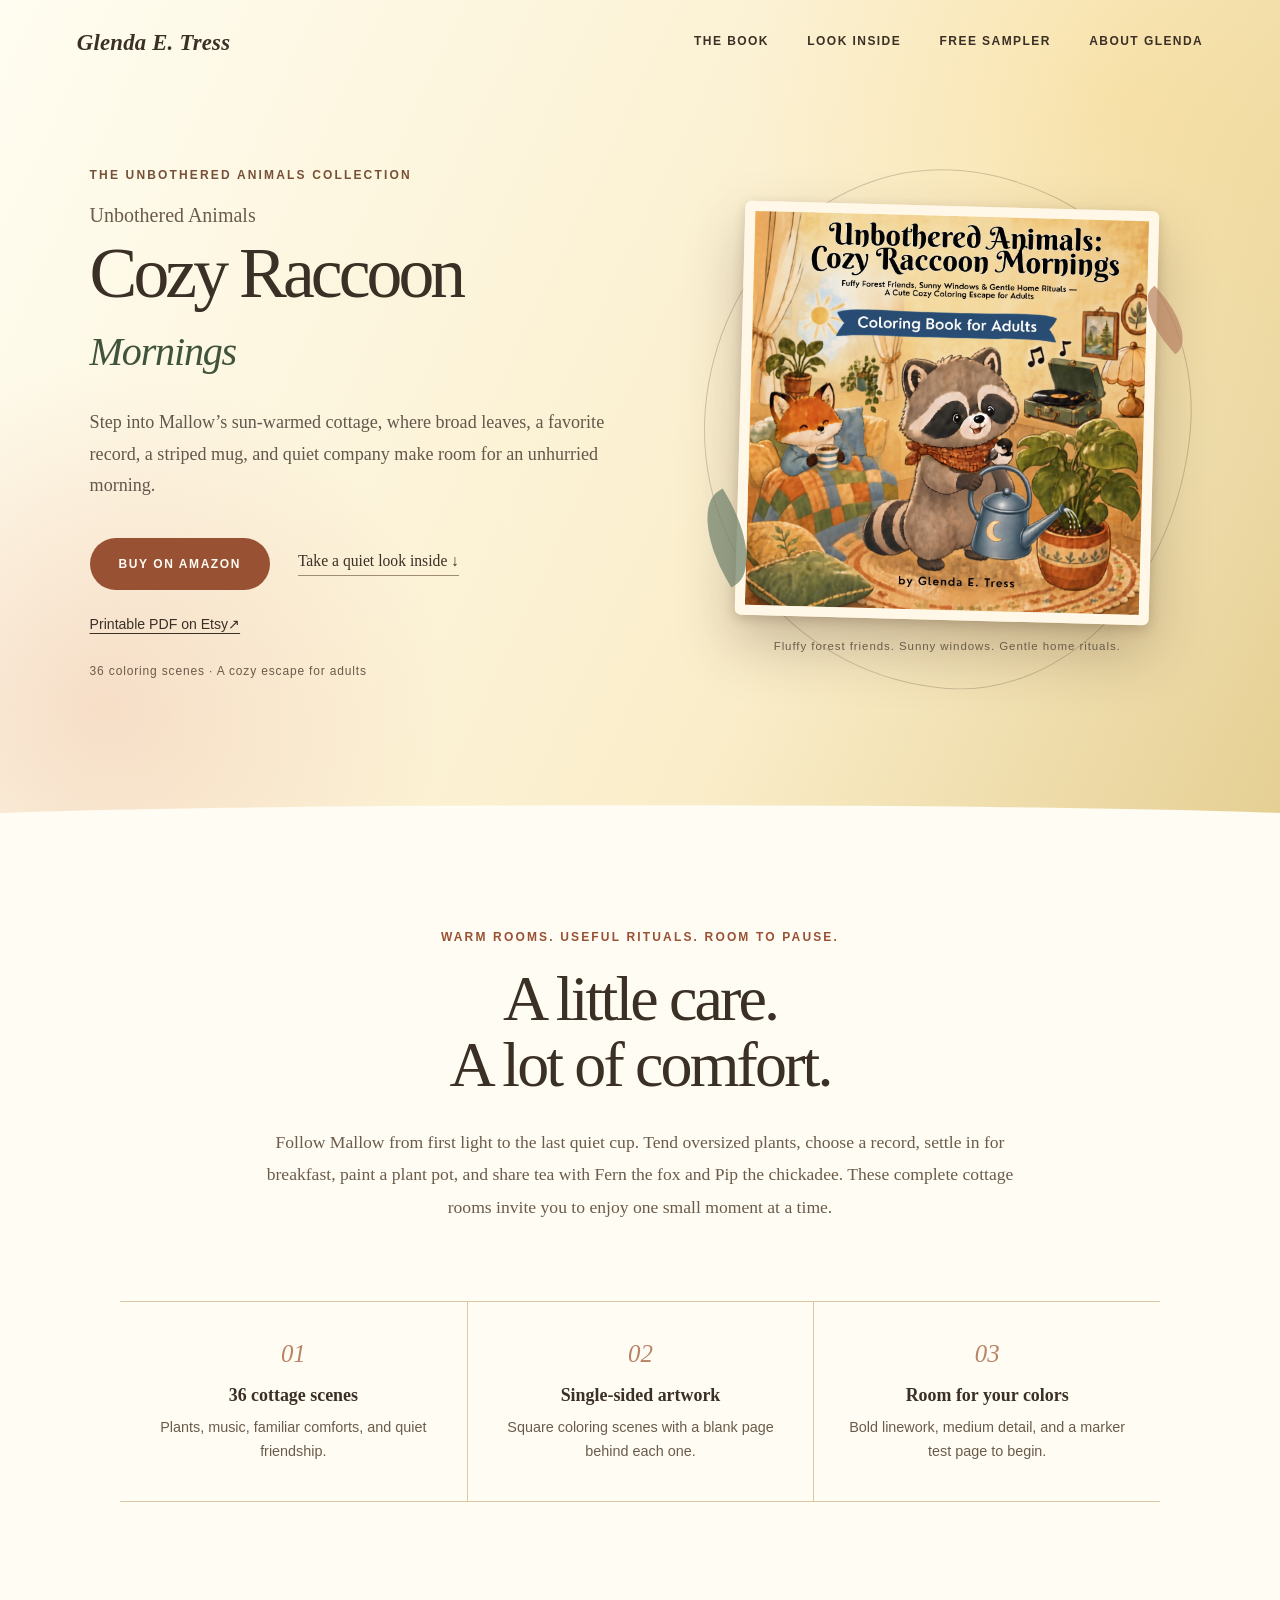
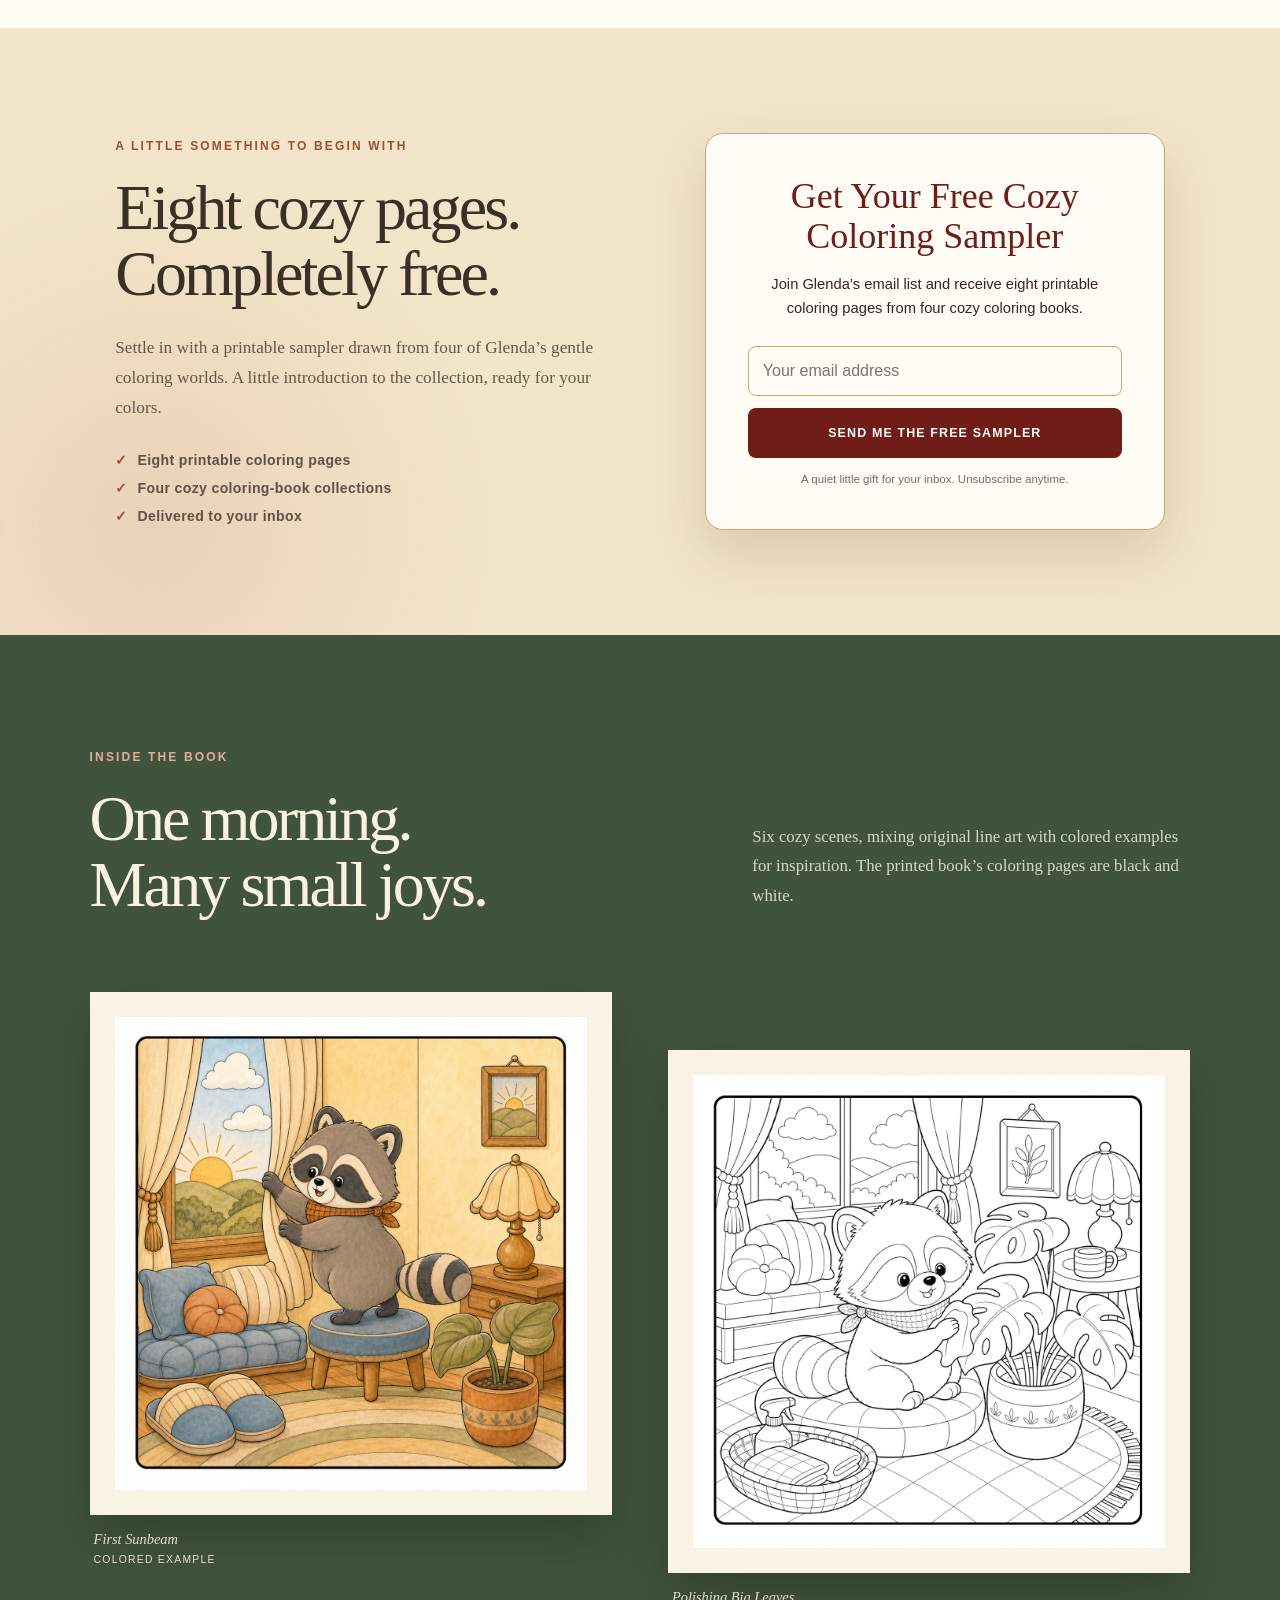
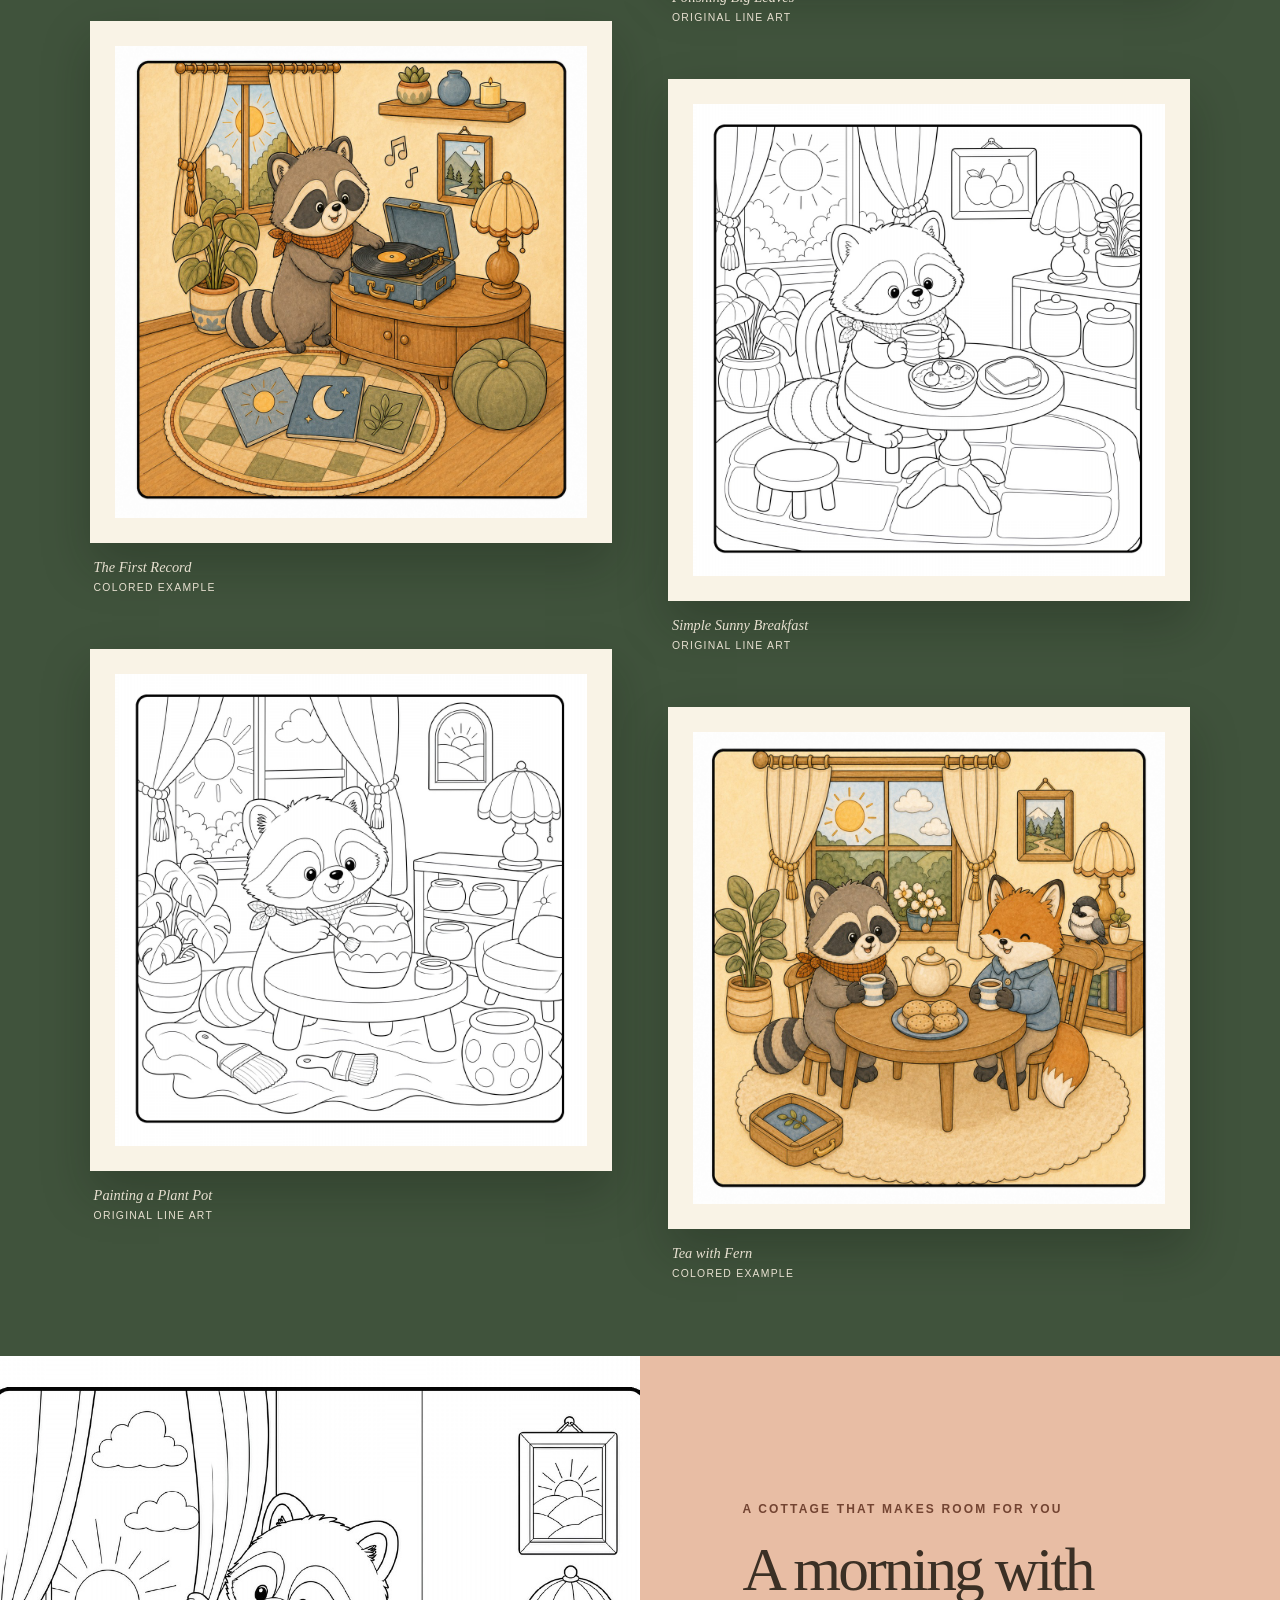
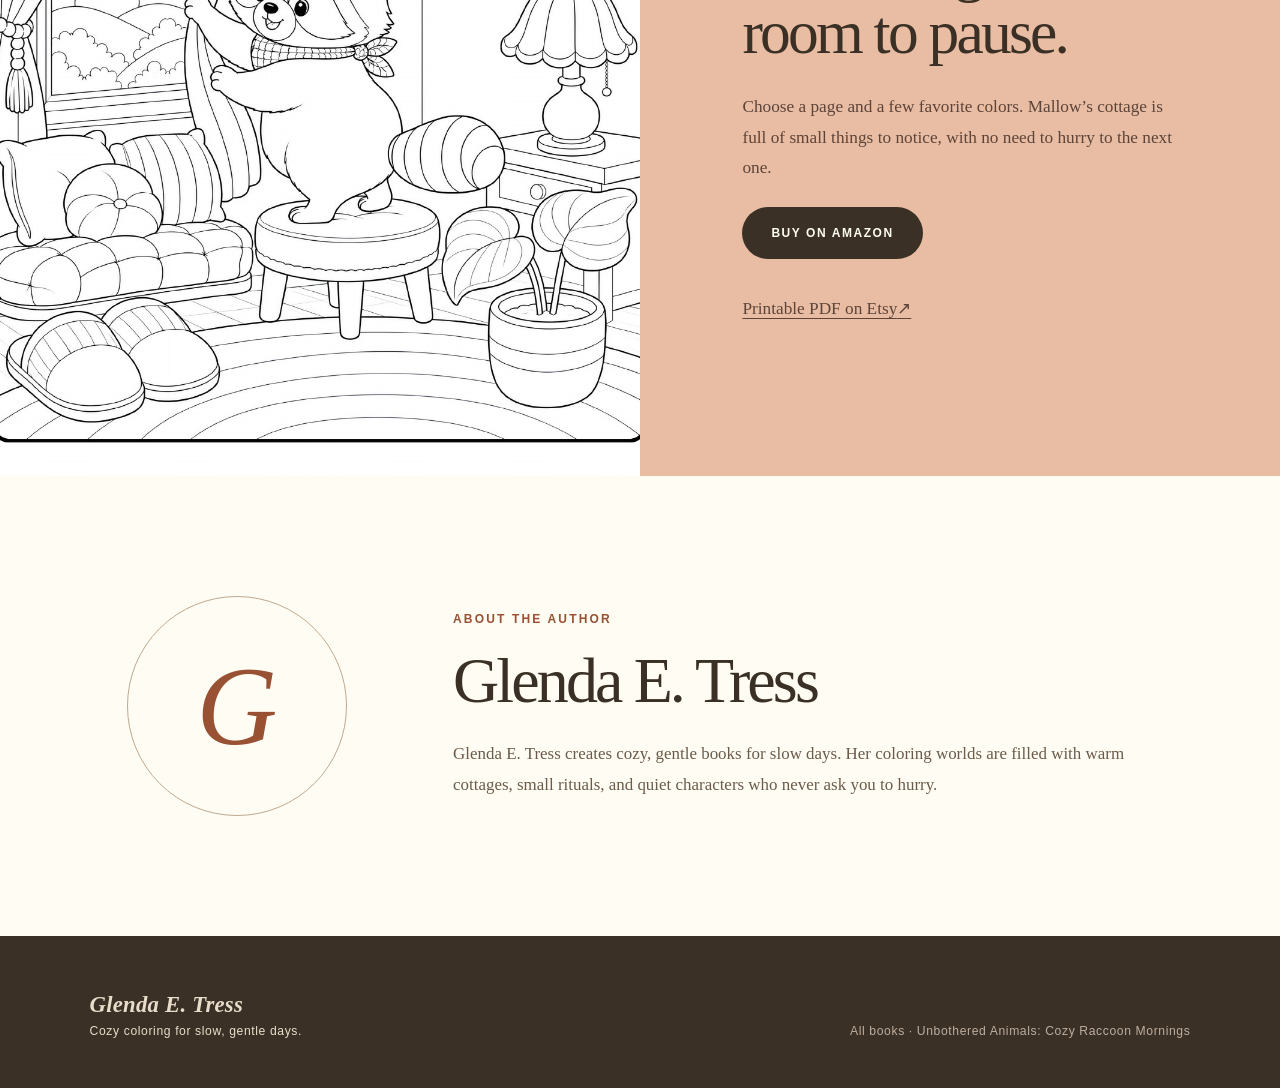
<file: unbothered-raccoon/index.html>
<!doctype html>
<html lang="en">
  <head>
    <meta charset="utf-8" />
    <meta name="viewport" content="width=device-width, initial-scale=1" />
    <meta name="theme-color" content="#fff8df" />
    <meta
      name="description"
      content="Discover Unbothered Animals: Cozy Raccoon Mornings by Glenda E. Tress. Explore 36 cottage coloring scenes with Mallow the raccoon, plants, music, and quiet friendship."
    />
    <meta property="og:title" content="Unbothered Animals: Cozy Raccoon Mornings" />
    <meta
      property="og:description"
      content="A sun-warmed cottage, leafy plants, gentle music, and 36 unhurried coloring scenes with Mallow the raccoon."
    />
    <meta property="og:image" content="https://glendaetressbooks.github.io/unbothered-raccoon/images/raccoon-cover.jpg" />
    <meta property="og:type" content="book" />
    <meta property="og:url" content="https://glendaetressbooks.github.io/unbothered-raccoon/" />
    <link rel="canonical" href="https://glendaetressbooks.github.io/unbothered-raccoon/" />
    <title>Cozy Raccoon Mornings | Glenda E. Tress</title>
    <link rel="icon" href="favicon.svg" type="image/svg+xml" />
    <link rel="stylesheet" href="styles.css?v=20261010-etsy" />
    <script type="application/ld+json">{"@context": "https://schema.org", "@type": "Book", "name": "Unbothered Animals: Cozy Raccoon Mornings", "author": {"@type": "Person", "name": "Glenda E. Tress"}, "url": "https://glendaetressbooks.github.io/unbothered-raccoon/", "image": "https://glendaetressbooks.github.io/unbothered-raccoon/images/raccoon-cover.jpg", "inLanguage": "en", "description": "A cozy coloring escape for adults with 36 scenes of plants, music, gentle home rituals, and friendship in Mallow’s sun-warmed cottage."}</script>
  </head>
  <body>
    <a class="skip-link" href="#book">Skip to book details</a>
    <main>
      <header class="site-header" aria-label="Main navigation">
        <a class="wordmark" href="https://glendaetressbooks.github.io/" aria-label="Glenda E. Tress Books homepage">Glenda E. Tress</a>
        <nav>
          <a href="#book">The book</a>
          <a href="#inside">Look inside</a>
          <a href="#free-sampler">Free sampler</a>
          <a href="#author">About Glenda</a>
        </nav>
      </header>

      <section class="hero" id="top">
        <div class="hero-copy">
          <p class="eyebrow">The Unbothered Animals Collection</p>
          <p class="book-series">Unbothered Animals</p>
          <h1>Cozy Raccoon<br /><em>Mornings</em></h1>
          <p class="intro">
            Step into Mallow’s sun-warmed cottage, where broad leaves, a favorite record,
            a striped mug, and quiet company make room for an unhurried morning.
          </p>
          <div class="hero-actions">
            <a class="button button-primary" href="https://www.amazon.com/dp/B0HKG3YFZD" target="_blank" rel="noopener noreferrer">Buy on Amazon</a>
            <a class="text-link" href="#inside">Take a quiet look inside <span aria-hidden="true">↓</span></a>
          </div>
          <p class="etsy-option"><a href="https://www.etsy.com/listing/4592239139/cozy-raccoon-coloring-book-pdf-36" target="_blank" rel="noopener noreferrer">Printable PDF on Etsy <span aria-hidden="true">↗</span></a></p>
          <p class="small-note">36 coloring scenes · A cozy escape for adults</p>
        </div>

        <div class="cover-stage" aria-label="Book cover">
          <span class="leaf leaf-one" aria-hidden="true"></span>
          <span class="leaf leaf-two" aria-hidden="true"></span>
          <div class="cover-frame">
            <img src="images/raccoon-cover.jpg" alt="Unbothered Animals: Cozy Raccoon Mornings coloring book cover" width="1224" height="1224" fetchpriority="high" />
          </div>
          <p class="cover-caption">Fluffy forest friends. Sunny windows. Gentle home rituals.</p>
        </div>
      </section>

      <section class="invitation" id="book">
        <p class="section-kicker">Warm rooms. Useful rituals. Room to pause.</p>
        <h2>A little care.<br />A lot of comfort.</h2>
        <p>
          Follow Mallow from first light to the last quiet cup. Tend oversized plants,
          choose a record, settle in for breakfast, paint a plant pot, and share tea
          with Fern the fox and Pip the chickadee. These complete cottage rooms
          invite you to enjoy one small moment at a time.
        </p>
        <div class="features" aria-label="Book features">
          <div><span>01</span><strong>36 cottage scenes</strong><p>Plants, music, familiar comforts, and quiet friendship.</p></div>
          <div><span>02</span><strong>Single-sided artwork</strong><p>Square coloring scenes with a blank page behind each one.</p></div>
          <div><span>03</span><strong>Room for your colors</strong><p>Bold linework, medium detail, and a marker test page to begin.</p></div>
        </div>
      </section>

      <section class="sampler" id="free-sampler">
        <div class="sampler-copy">
          <p class="eyebrow">A little something to begin with</p>
          <h2>Eight cozy pages.<br />Completely free.</h2>
          <p>
            Settle in with a printable sampler drawn from four of Glenda’s gentle
            coloring worlds. A little introduction to the collection, ready for your colors.
          </p>
          <ul aria-label="Sampler details">
            <li>Eight printable coloring pages</li>
            <li>Four cozy coloring-book collections</li>
            <li>Delivered to your inbox</li>
          </ul>
        </div>

        <div id="mlb2-43992414" class="ml-form-embedContainer ml-subscribe-form ml-subscribe-form-43992414 sampler-form">
          <div class="row-form">
            <h3>Get Your Free Cozy Coloring Sampler</h3>
            <p>Join Glenda’s email list and receive eight printable coloring pages from four cozy coloring books.</p>
            <form class="ml-block-form" action="https://assets.mailerlite.com/jsonp/2379749/forms/193646420674217235/subscribe" method="post" target="_blank">
              <label class="sr-only" for="sampler-email">Email address</label>
              <input id="sampler-email" aria-label="Email address" aria-required="true" type="email" name="fields[email]" placeholder="Your email address" autocomplete="email" required />
              <input type="hidden" name="ml-submit" value="1" />
              <input type="hidden" name="anticsrf" value="true" />
              <button type="submit">Send Me the Free Sampler</button>
            </form>
            <p class="form-note">A quiet little gift for your inbox. Unsubscribe anytime.</p>
          </div>
          <div class="row-success" role="status" aria-live="polite" hidden>
            <span class="success-leaf" aria-hidden="true">✓</span>
            <h3>Thank you!</h3>
            <p>
              Almost there! Please check your inbox and click the confirmation button.
              Once confirmed, your free Cozy Coloring Sampler will be sent straight to you.
            </p>
          </div>
        </div>
      </section>

      <section class="inside" id="inside">
        <div class="section-heading">
          <div><p class="eyebrow">Inside the book</p><h2>One morning.<br />Many small joys.</h2></div>
          <p>Six cozy scenes, mixing original line art with colored examples for inspiration. The printed book’s coloring pages are black and white.</p>
        </div>
        <div class="preview-grid">
          <figure class="preview-card"><div class="page-mat"><img src="images/first-sunbeam-colored.jpg" alt="Colored example: Mallow opening the curtains beside a cushioned window bench" width="1200" height="1200" loading="lazy" /></div><figcaption>First Sunbeam<span class="preview-kind">Colored example</span></figcaption></figure>
          <figure class="preview-card"><div class="page-mat"><img src="images/polishing-big-leaves.jpg" alt="Original line art: Mallow gently polishing the broad leaves of a houseplant" width="1200" height="1200" loading="lazy" /></div><figcaption>Polishing Big Leaves<span class="preview-kind">Original line art</span></figcaption></figure>
          <figure class="preview-card"><div class="page-mat"><img src="images/the-first-record-colored.jpg" alt="Colored example: Mallow choosing a record at a cottage turntable" width="1200" height="1200" loading="lazy" /></div><figcaption>The First Record<span class="preview-kind">Colored example</span></figcaption></figure>
          <figure class="preview-card"><div class="page-mat"><img src="images/sunny-breakfast.jpg" alt="Original line art: Mallow enjoying toast, berries, and a mug at a sunny table" width="1200" height="1200" loading="lazy" /></div><figcaption>Simple Sunny Breakfast<span class="preview-kind">Original line art</span></figcaption></figure>
          <figure class="preview-card"><div class="page-mat"><img src="images/painting-a-plant-pot.jpg" alt="Original line art: Mallow painting a plant pot with brushes nearby" width="1200" height="1200" loading="lazy" /></div><figcaption>Painting a Plant Pot<span class="preview-kind">Original line art</span></figcaption></figure>
          <figure class="preview-card"><div class="page-mat"><img src="images/tea-with-fern-colored.jpg" alt="Colored example: Mallow and Fern the fox sharing tea with Pip the chickadee nearby" width="1200" height="1200" loading="lazy" /></div><figcaption>Tea with Fern<span class="preview-kind">Colored example</span></figcaption></figure>
        </div>
      </section>


      <section class="pause">
        <div class="pause-art"><img src="images/first-sunbeam.jpg" alt="Mallow opening the cottage curtains to the morning light" width="1200" height="1200" loading="lazy" /></div>
        <div class="pause-copy">
          <p class="eyebrow">A cottage that makes room for you</p>
          <h2 class="pause-statement">A morning with<br />room to pause.</h2>
          <p>Choose a page and a few favorite colors. Mallow’s cottage is full of small things to notice, with no need to hurry to the next one.</p>
          <a class="button button-dark" href="https://www.amazon.com/dp/B0HKG3YFZD" target="_blank" rel="noopener noreferrer">Buy on Amazon</a>
          <p class="etsy-option"><a href="https://www.etsy.com/listing/4592239139/cozy-raccoon-coloring-book-pdf-36" target="_blank" rel="noopener noreferrer">Printable PDF on Etsy <span aria-hidden="true">↗</span></a></p>
        </div>
      </section>

      <section class="author" id="author">
        <div class="author-mark" aria-hidden="true">G</div>
        <div>
          <p class="eyebrow">About the author</p>
          <h2>Glenda E. Tress</h2>
          <p>Glenda E. Tress creates cozy, gentle books for slow days. Her coloring worlds are filled with warm cottages, small rituals, and quiet characters who never ask you to hurry.</p>
        </div>
      </section>

      <footer>
        <div><p class="footer-name">Glenda E. Tress</p><p>Cozy coloring for slow, gentle days.</p></div>
        <p><a href="https://glendaetressbooks.github.io/">All books</a> · Unbothered Animals: Cozy Raccoon Mornings</p>
      </footer>
    </main>

    <script>
      function ml_webform_success_43992414() {
        document.querySelector('.ml-subscribe-form-43992414 .row-success').hidden = false;
        document.querySelector('.ml-subscribe-form-43992414 .row-form').hidden = true;
      }
    </script>
    <script src="https://groot.mailerlite.com/js/w/webforms.min.js?v83147fa8ce2d95cb73ece7f28b469519"></script>
    <script>
      fetch('https://assets.mailerlite.com/jsonp/2379749/forms/193646420674217235/takel');
    </script>
  </body>
</html>
</file>
<file: unbothered-raccoon/styles.css>
:root {
  --cream: #faf0d9;
  --paper: #fffcf3;
  --oat: #dbc7a3;
  --sage: #71836b;
  --deep-sage: #40533c;
  --terracotta: #985133;
  --dusty-rose: #b98465;
  --walnut: #3b3025;
  --muted: #6b5b4a;
}

* { box-sizing: border-box; }

html { scroll-behavior: smooth; }

body {
  margin: 0;
  background: var(--cream);
  color: var(--walnut);
  font-family: Arial, Helvetica, sans-serif;
}

a { color: inherit; text-decoration: none; }
img { display: block; max-width: 100%; height: auto; }

.site-header {
  position: absolute;
  z-index: 10;
  top: 0;
  left: 0;
  width: 100%;
  display: flex;
  align-items: center;
  justify-content: space-between;
  padding: 30px clamp(24px, 6vw, 92px);
}

.wordmark,
.footer-name {
  font-family: Georgia, "Times New Roman", serif;
  font-size: 1.42rem;
  font-style: italic;
  font-weight: 700;
  letter-spacing: .01em;
}

nav { display: flex; gap: clamp(20px, 3vw, 46px); }
nav a {
  font-size: .75rem;
  font-weight: 700;
  letter-spacing: .12em;
  text-transform: uppercase;
  border-bottom: 1px solid transparent;
  padding-bottom: 4px;
}
nav a:hover, nav a:focus-visible { border-color: var(--walnut); }

.hero {
  position: relative;
  min-height: 820px;
  display: grid;
  grid-template-columns: minmax(0, 1.05fr) minmax(420px, .95fr);
  align-items: center;
  gap: clamp(40px, 6vw, 100px);
  overflow: hidden;
  padding: 130px clamp(24px, 7vw, 110px) 92px;
  background:
    radial-gradient(circle at 8% 86%, rgba(228,155,130,.27), transparent 25%),
    radial-gradient(circle at 88% 12%, rgba(246,198,84,.22), transparent 28%),
    linear-gradient(115deg, #fffdf1 0%, #faedc9 64%, #e5cf93 100%);
}

.hero::after {
  content: "";
  position: absolute;
  left: 0;
  right: 0;
  bottom: -1px;
  height: 44px;
  background: var(--paper);
  clip-path: ellipse(58% 36% at 50% 100%);
}

.hero-copy { position: relative; z-index: 2; max-width: 690px; }
.eyebrow,
.section-kicker {
  margin: 0 0 22px;
  color: var(--terracotta);
  font-size: .75rem;
  font-weight: 800;
  letter-spacing: .18em;
  text-transform: uppercase;
}

h1, h2, .pause-statement {
  font-family: Georgia, "Times New Roman", serif;
  font-weight: 400;
}

h1 {
  margin: 0;
  font-size: clamp(3.7rem, 6.4vw, 6.6rem);
  line-height: .95;
  letter-spacing: -.055em;
}

h1 em {
  display: inline-block;
  margin-top: 16px;
  color: var(--deep-sage);
  font-size: .56em;
  line-height: 1.08;
  letter-spacing: -.03em;
}

.intro {
  max-width: 600px;
  margin: 32px 0 0;
  color: #64574c;
  font-family: Georgia, "Times New Roman", serif;
  font-size: 1.13rem;
  line-height: 1.75;
}

.hero-actions { display: flex; align-items: center; gap: 28px; margin-top: 36px; }
.button {
  display: inline-flex;
  min-height: 52px;
  align-items: center;
  justify-content: center;
  border-radius: 999px;
  padding: 0 29px;
  font-size: .75rem;
  font-weight: 800;
  letter-spacing: .13em;
  text-transform: uppercase;
}
.button-primary { background: var(--terracotta); color: #fffaf3; }
.button-dark { margin-top: 24px; background: var(--walnut); color: var(--paper); }
.text-link { font-family: Georgia, "Times New Roman", serif; font-size: .98rem; border-bottom: 1px solid #9f8c78; padding-bottom: 5px; }
.small-note { margin-top: 18px; color: var(--muted); font-size: .75rem; letter-spacing: .07em; }

.cover-stage { position: relative; z-index: 2; justify-self: center; width: min(100%, 585px); padding: 36px; }
.cover-stage::before {
  content: "";
  position: absolute;
  inset: 0;
  border: 1px solid rgba(57,41,31,.22);
  border-radius: 48% 52% 46% 54% / 50% 46% 54% 50%;
  transform: rotate(5deg);
}
.cover-frame {
  position: relative;
  overflow: hidden;
  border: 10px solid #fff7e7;
  border-radius: 6px;
  box-shadow: 0 28px 58px rgba(71,46,30,.28), 0 4px 12px rgba(71,46,30,.2);
  transform: rotate(1.5deg);
}
.cover-caption { position: relative; text-align: center; margin: 20px 0 0; color: var(--muted); font-size: .72rem; letter-spacing: .08em; }
.leaf { position: absolute; z-index: 3; width: 42px; height: 90px; border-radius: 90% 0 90% 0; background: var(--sage); opacity: .72; }
.leaf-one { left: 2px; bottom: 105px; transform: rotate(-30deg); }
.leaf-two { right: 4px; top: 105px; transform: rotate(138deg) scale(.72); background: var(--dusty-rose); }

.invitation {
  padding: 110px clamp(24px, 9vw, 145px) 126px;
  text-align: center;
  background: var(--paper);
}
.invitation h2,
.inside h2,
.author h2 {
  margin: 0;
  font-size: clamp(2.8rem, 5vw, 5rem);
  line-height: 1.03;
  letter-spacing: -.045em;
}
.invitation > p:not(.section-kicker) {
  max-width: 750px;
  margin: 28px auto 0;
  color: var(--muted);
  font-family: Georgia, "Times New Roman", serif;
  font-size: 1.1rem;
  line-height: 1.85;
}
.features {
  max-width: 1040px;
  display: grid;
  grid-template-columns: repeat(3, 1fr);
  gap: 0;
  margin: 78px auto 0;
  border-top: 1px solid var(--oat);
  border-bottom: 1px solid var(--oat);
}
.features > div { padding: 38px 34px; }
.features > div + div { border-left: 1px solid var(--oat); }
.features span { display: block; color: var(--dusty-rose); font-family: Georgia, serif; font-size: 1.55rem; font-style: italic; }
.features strong { display: block; margin-top: 17px; font-family: Georgia, serif; font-size: 1.12rem; }
.features p { margin: 10px auto 0; color: var(--muted); font-size: .9rem; line-height: 1.6; }

.sampler {
  display: grid;
  grid-template-columns: minmax(0, 1fr) minmax(340px, 460px);
  align-items: center;
  gap: clamp(56px, 8vw, 120px);
  padding: 105px clamp(24px, 9vw, 145px);
  background:
    radial-gradient(circle at 12% 82%, rgba(201, 150, 136, .24), transparent 28%),
    #f3e5c9;
}

.sampler-copy { max-width: 650px; }
.sampler-copy h2 {
  margin: 0;
  font-family: Georgia, "Times New Roman", serif;
  font-size: clamp(3rem, 5vw, 5.25rem);
  font-weight: 400;
  line-height: 1.02;
  letter-spacing: -.045em;
}
.sampler-copy > p:not(.eyebrow) {
  max-width: 610px;
  margin: 27px 0 0;
  color: #64574c;
  font-family: Georgia, "Times New Roman", serif;
  font-size: 1.08rem;
  line-height: 1.75;
}
.sampler-copy ul {
  display: grid;
  gap: 12px;
  margin: 28px 0 0;
  padding: 0;
  color: #5f5146;
  font-size: .88rem;
  font-weight: 700;
  letter-spacing: .025em;
  list-style: none;
}
.sampler-copy li::before {
  content: "✓";
  margin-right: 10px;
  color: var(--terracotta);
}

.sampler-form {
  width: 100%;
  border: 1px solid #c9a879;
  border-radius: 18px;
  background: #fffcf5;
  box-shadow: 0 24px 55px rgba(83, 51, 31, .16);
  padding: clamp(28px, 4vw, 42px);
  text-align: center;
}
.sampler-form h3 {
  margin: 0;
  color: #6f1d16;
  font-family: Georgia, "Times New Roman", serif;
  font-size: clamp(1.8rem, 3vw, 2.25rem);
  font-weight: 400;
  line-height: 1.12;
}
.sampler-form .row-form > p:not(.form-note),
.sampler-form .row-success > p {
  margin: 16px auto 0;
  color: #3b241b;
  font-size: .92rem;
  line-height: 1.65;
}
.sampler-form form { margin-top: 25px; }
.sampler-form input[type="email"] {
  width: 100%;
  min-height: 50px;
  border: 1px solid #c9a879;
  border-radius: 8px;
  outline: none;
  background: #fffcf5;
  color: #3b241b;
  padding: 12px 14px;
  font: inherit;
}
.sampler-form input[type="email"]:focus {
  border-color: #6f1d16;
  box-shadow: 0 0 0 3px rgba(111, 29, 22, .12);
}
.sampler-form button {
  width: 100%;
  min-height: 50px;
  margin-top: 12px;
  border: 0;
  border-radius: 8px;
  background: #6f1d16;
  color: #fffdf5;
  cursor: pointer;
  font-size: .78rem;
  font-weight: 800;
  letter-spacing: .09em;
  text-transform: uppercase;
}
.sampler-form button:hover,
.sampler-form button:focus-visible { background: #a9472e; }
.sampler-form .form-note {
  margin: 13px 0 0;
  color: #786b5f;
  font-size: .72rem;
  line-height: 1.45;
}
.success-leaf {
  display: grid;
  place-items: center;
  width: 54px;
  height: 54px;
  margin: 0 auto 20px;
  border-radius: 50%;
  background: #66743b;
  color: #fffdf5;
  font-size: 1.35rem;
}
.sr-only {
  position: absolute;
  width: 1px;
  height: 1px;
  padding: 0;
  margin: -1px;
  overflow: hidden;
  clip: rect(0, 0, 0, 0);
  white-space: nowrap;
  border: 0;
}

.inside { padding: 115px clamp(24px, 7vw, 110px) 135px; background: var(--deep-sage); color: #f9f2df; }
.inside .eyebrow { color: #e4ad96; }
.section-heading { display: grid; grid-template-columns: 1.15fr .85fr; align-items: end; gap: 70px; max-width: 1180px; margin: 0 auto 74px; }
.section-heading > p { max-width: 480px; margin: 0 0 8px; color: #d8d8c7; font-family: Georgia, serif; font-size: 1.05rem; line-height: 1.75; }
.preview-grid { max-width: 1200px; margin: auto; display: grid; grid-template-columns: repeat(2, 1fr); gap: 56px; }
.preview-card { margin: 0; }
.preview-card:nth-child(even) { transform: translateY(58px); }
.page-mat { padding: clamp(12px, 2vw, 25px); background: #f9f3e6; box-shadow: 0 22px 45px rgba(14,24,14,.26); }
.page-mat img { width: 100%; background: #fff; }
.preview-card figcaption { padding: 16px 4px 0; color: #e7e0d0; font-family: Georgia, serif; font-size: .9rem; font-style: italic; }
.preview-kind { display: block; margin-top: 6px; font-family: Arial, sans-serif; font-size: .65rem; font-style: normal; letter-spacing: .12em; text-transform: uppercase; }

.pause { display: grid; grid-template-columns: 1fr 1fr; min-height: 720px; background: #e8bda4; }
.pause-art { min-height: 600px; overflow: hidden; background: var(--paper); }
.pause-art img { width: 100%; height: 100%; object-fit: cover; }
.pause-copy { display: flex; flex-direction: column; align-items: flex-start; justify-content: center; padding: clamp(60px, 8vw, 130px); }
.pause-copy .eyebrow { color: #734432; }
.pause-statement { margin: 0; max-width: 600px; font-size: clamp(2.8rem, 4.8vw, 5.2rem); line-height: 1.03; letter-spacing: -.045em; }
.pause-copy > p:not(.eyebrow) { max-width: 490px; margin: 28px 0 0; color: #5e4438; font-family: Georgia, serif; font-size: 1.08rem; line-height: 1.75; }

.author { display: grid; grid-template-columns: 250px minmax(0, 700px); justify-content: center; align-items: center; gap: 76px; padding: 120px 24px; background: var(--paper); }
.author-mark { display: grid; place-items: center; width: 220px; height: 220px; border: 1px solid #bfa990; border-radius: 50%; color: var(--terracotta); font-family: Georgia, serif; font-size: 7rem; font-style: italic; }
.author p:last-child { margin: 25px 0 0; color: var(--muted); font-family: Georgia, serif; font-size: 1.06rem; line-height: 1.8; }

footer { display: flex; justify-content: space-between; align-items: flex-end; gap: 30px; padding: 50px clamp(24px, 7vw, 110px); background: var(--walnut); color: #e8ddcb; }
footer p { margin: 6px 0 0; font-size: .76rem; letter-spacing: .05em; }
footer > p { text-align: right; color: #bdaea0; }

@media (max-width: 900px) {
  .site-header { position: relative; background: #f9f3e6; padding-block: 22px; }
  nav { display: none; }
  .hero { min-height: 0; grid-template-columns: 1fr; padding-top: 62px; text-align: center; }
  .hero-copy { margin: auto; }
  .hero-actions { justify-content: center; }
  .cover-stage { width: min(100%, 620px); }
  .features { grid-template-columns: 1fr; }
  .features > div + div { border-left: 0; border-top: 1px solid var(--oat); }
  .section-heading { grid-template-columns: 1fr; gap: 28px; }
  .sampler { grid-template-columns: 1fr; }
  .pause { grid-template-columns: 1fr; }
  .pause-art { max-height: 720px; }
  .author { grid-template-columns: 180px 1fr; gap: 40px; }
  .author-mark { width: 170px; height: 170px; }
}

@media (max-width: 620px) {
  h1 { font-size: clamp(3.1rem, 15vw, 4.4rem); }
  .hero { padding-inline: 19px; }
  .hero-actions { flex-direction: column; gap: 21px; }
  .cover-stage { padding: 18px; }
  .invitation, .inside { padding-inline: 19px; }
  .sampler { padding: 78px 19px; }
  .preview-grid { grid-template-columns: 1fr; gap: 40px; }
  .preview-card:nth-child(even) { transform: none; }
  .pause-copy { padding: 70px 24px; }
  .author { grid-template-columns: 1fr; text-align: center; }
  .author-mark { margin: auto; }
  footer { flex-direction: column; align-items: flex-start; }
  footer > p { text-align: left; }
}

@media (prefers-reduced-motion: reduce) {
  html { scroll-behavior: auto; }
}

/* Raccoon page: visible navigation, keyboard access, and comfortable type. */
.book-series { margin: 0 0 12px; color: var(--muted); font-family: Georgia, serif; font-size: 1.25rem; }
.hero h1 { font-size: clamp(3.4rem, 5.6vw, 6rem); }
.hero .eyebrow { color: #765137; }
.pause-statement { font-family: Georgia, serif; font-weight: 400; }
a:focus-visible, button:focus-visible { outline: 3px solid #244939; outline-offset: 5px; }
.inside a:focus-visible, footer a:focus-visible { outline-color: #f7d785; }
.skip-link { position: fixed; left: 16px; top: 12px; z-index: 30; padding: 12px 18px; background: var(--walnut); color: white; transform: translateY(-180%); }
.skip-link:focus { transform: translateY(0); }
@media (max-width: 900px) {
  .site-header { flex-wrap: wrap; gap: 18px; justify-content: center; }
  nav { display: flex; flex-wrap: wrap; justify-content: center; gap: 14px 22px; }
  .hero { padding-top: 42px; }
  .hero h1 { font-size: clamp(3rem, 9vw, 5rem); }
}
@media (max-width: 620px) {
  nav a { font-size: .65rem; letter-spacing: .07em; }
  .hero h1 { font-size: clamp(2.8rem, 12vw, 4.2rem); }
  .pause-art { min-height: 0; }
}

/* Digital editions alongside the existing print-book actions. */
.etsy-option { margin: 12px 0 0; font-size: .88rem; }
.etsy-option a { display: inline-flex; align-items: center; min-height: 44px; color: inherit; text-decoration: underline; text-underline-offset: 4px; }
.etsy-option a:hover { text-decoration-thickness: 2px; }
.etsy-option a:focus-visible { outline: 2px solid currentColor; outline-offset: 4px; }
</file>
